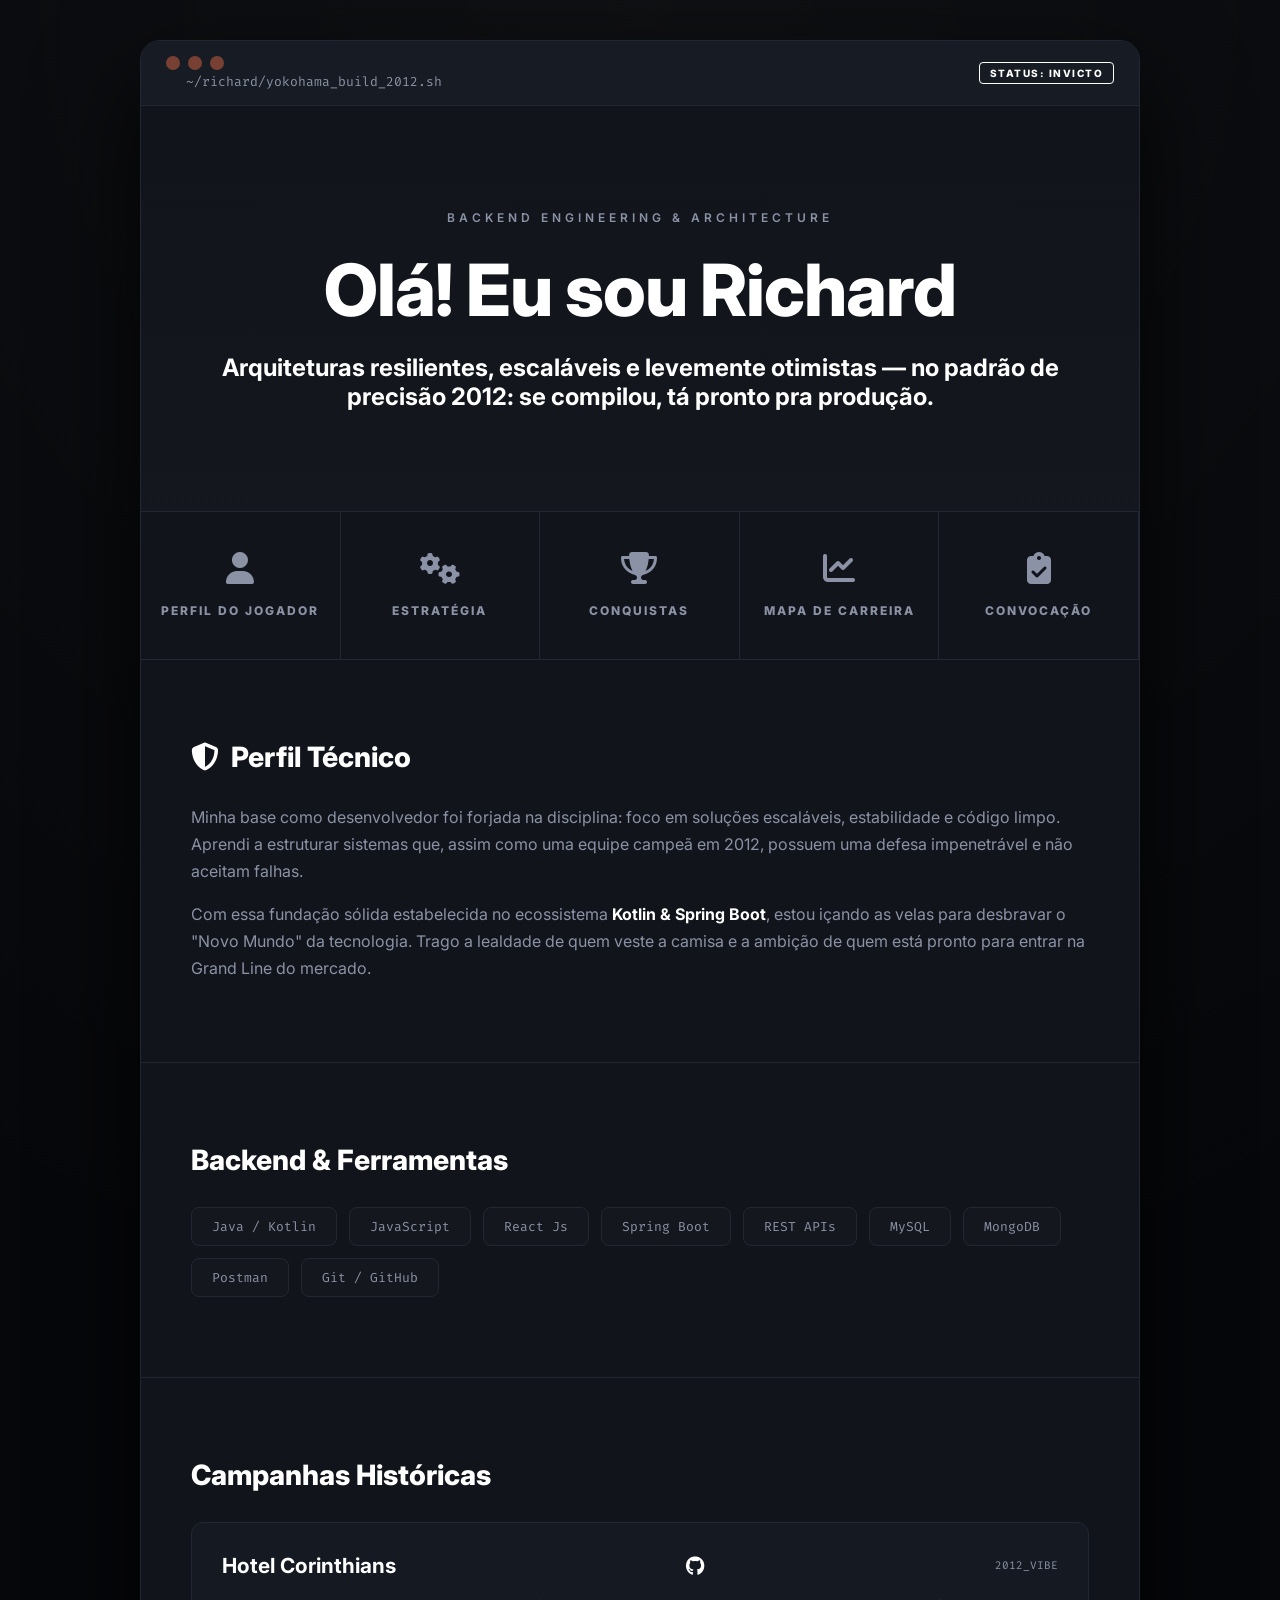
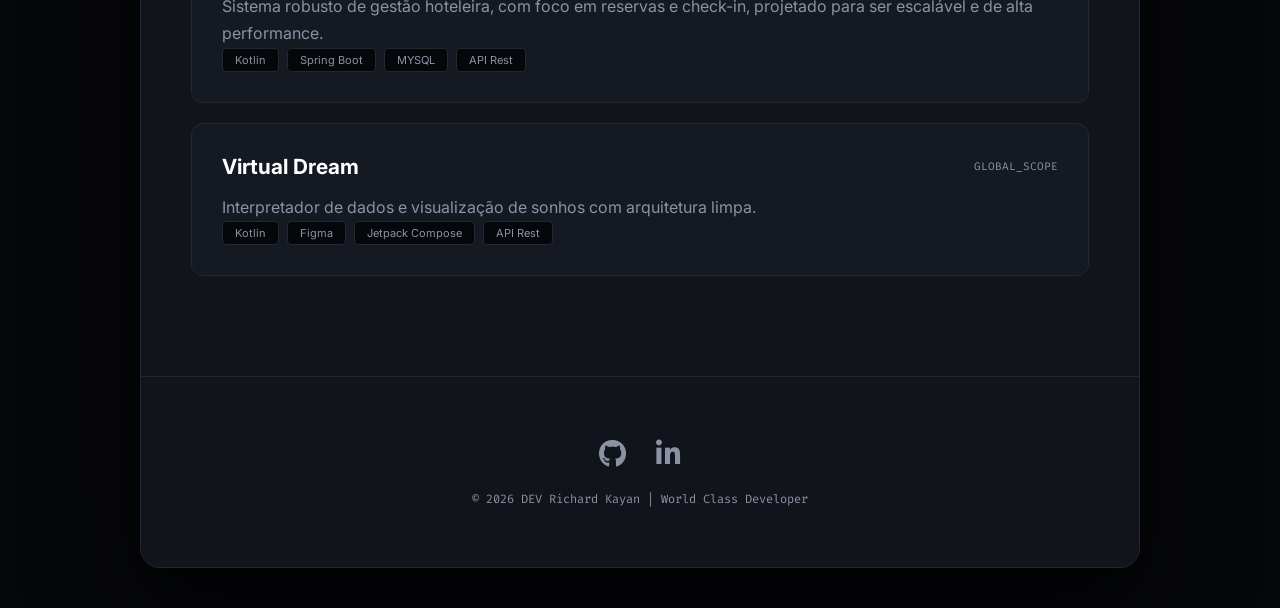
<file: Index.html>
<!DOCTYPE html>
<html lang="pt-BR">
<head>
  <meta charset="UTF-8" />
  <meta name="viewport" content="width=device-width, initial-scale=1.0"/>
  <title>Richard Kayan | Invicto.dev</title>
  <link rel="stylesheet" href="IMG/badge.png" />
  <link rel="stylesheet" href="https://cdnjs.cloudflare.com/ajax/libs/font-awesome/6.5.2/css/all.min.css" />
  <link rel="stylesheet" href="style.css" />
</head>
<body>

  <main class="container">
    <section class="window">
      
      <div class="top-bar">
        <div class="left">
          <div class="controls">
            <span class="dot close"></span>
            <span class="dot minimize"></span>
            <span class="dot expand"></span>
          </div>
          <span class="file-path">~/richard/yokohama_build_2012.sh</span>
        </div>
        <div class="status-badge">STATUS: INVICTO</div>
      </div>

      <section class="hero">
        <small>Backend Engineering & Architecture</small>
        <h1>Olá! Eu sou <span>Richard</span></h1>
        <h2>Arquiteturas resilientes, escaláveis e levemente otimistas — no padrão de precisão 2012: se compilou, tá pronto pra produção.</h2>
      </section>

      <nav class="menu">
        <a href="perfil.html" class="menu-card" target="_blank">
          <i class="fa-solid fa-user"></i>
          <span>Perfil do Jogador</span>
        </a>
        <a href="#skills" class="menu-card">
          <i class="fa-solid fa-gears"></i>
          <span>Estratégia</span>
        </a>
        <a href="#projects" class="menu-card">
          <i class="fa-solid fa-trophy"></i>
          <span>Conquistas</span>
        </a>
        <a href="MapaDeCarreira.html" class="menu-card" target="_blank">
          <i class="fa-solid fa-chart-line"></i>
          <span>Mapa De Carreira</span>
        </a>
        <a href="https://www.linkedin.com/in/richard-kayan" class="menu-card" target="_blank">
          <i class="fa-solid fa-clipboard-check"></i>
          <span>Convocação</span>
        </a>
      </nav>

      <section id="about" class="content-section">
        <h3><i class="fa-solid fa-shield-halved"></i> Perfil Técnico</h3>
        <p>
          Minha base como desenvolvedor foi forjada na disciplina: foco em soluções escaláveis, 
          estabilidade e código limpo. Aprendi a estruturar sistemas que, assim como uma 
          equipe campeã em 2012, possuem uma defesa impenetrável e não aceitam falhas. 
        </p>
        <p style="margin-top: 15px;">
          Com essa fundação sólida estabelecida no ecossistema <strong>Kotlin & Spring Boot</strong>, 
          estou içando as velas para desbravar o "Novo Mundo" da tecnologia. Trago a lealdade 
          de quem veste a camisa e a ambição de quem está pronto para entrar na Grand Line do mercado.
        </p>
      </section>


      <section id="skills" class="content-section">
        <h3>Backend & Ferramentas</h3>
        <div class="skills-grid">
          <div class="skill">Java / Kotlin</div>
          <div class="skill">JavaScript</div>
          <div class="skill">React Js</div>
          <div class="skill">Spring Boot</div>
          <div class="skill">REST APIs</div>
          <div class="skill">MySQL</div>
          <div class="skill">MongoDB</div>
          <div class="skill">Postman</div>
          <div class="skill">Git / GitHub</div>

        </div>
      </section>

      <section id="projects" class="content-section">
        <h3>Campanhas Históricas</h3>
        
        <div class="project-card">
          <div class="project-header">
            <h4>Hotel Corinthians</h4>
            <a href="https://github.com/Kayansouza/Hotel_Corinthians" target="_blank" rel="noopener noreferrer" style="color: #ffffff;">
              <i class="fa-brands fa-github"></i>
            </a>
            <span class="year">2012_VIBE</span>
          </div>
          <p>Sistema robusto de gestão hoteleira, com foco em reservas e check-in, projetado para ser escalável e de alta performance.</p>
          <div class="project-tech">
            <span>Kotlin</span><span>Spring Boot</span><span>MYSQL</span><span>API Rest</span>
          </div>
        </div>

        <div class="project-card">
          <div class="project-header">
            <h4>Virtual Dream</h4>
            <span class="year">GLOBAL_SCOPE</span>
          </div>
          <p>Interpretador de dados e visualização de sonhos com arquitetura limpa.</p>
          <div class="project-tech">
            <span>Kotlin</span><span>Figma</span><span>Jetpack Compose</span><span>API Rest</span>
          </div>
        </div>
      </section>

      <footer>
        <div class="social-icons">
          <a href="https://github.com/Kayansouza" target="_blank" rel="noopener noreferrer">
            <i class="fa-brands fa-github"></i>
          </a>
          <a href="https://www.linkedin.com/in/richard-kayan" target="_blank" rel="noopener noreferrer">
            <i class="fa-brands fa-linkedin-in"></i>
          </a>
        </div>
        <p>© 2026 DEV Richard Kayan | World Class Developer</p>
      </footer>
    </section>
  </main>

</body>
</html>
</file>
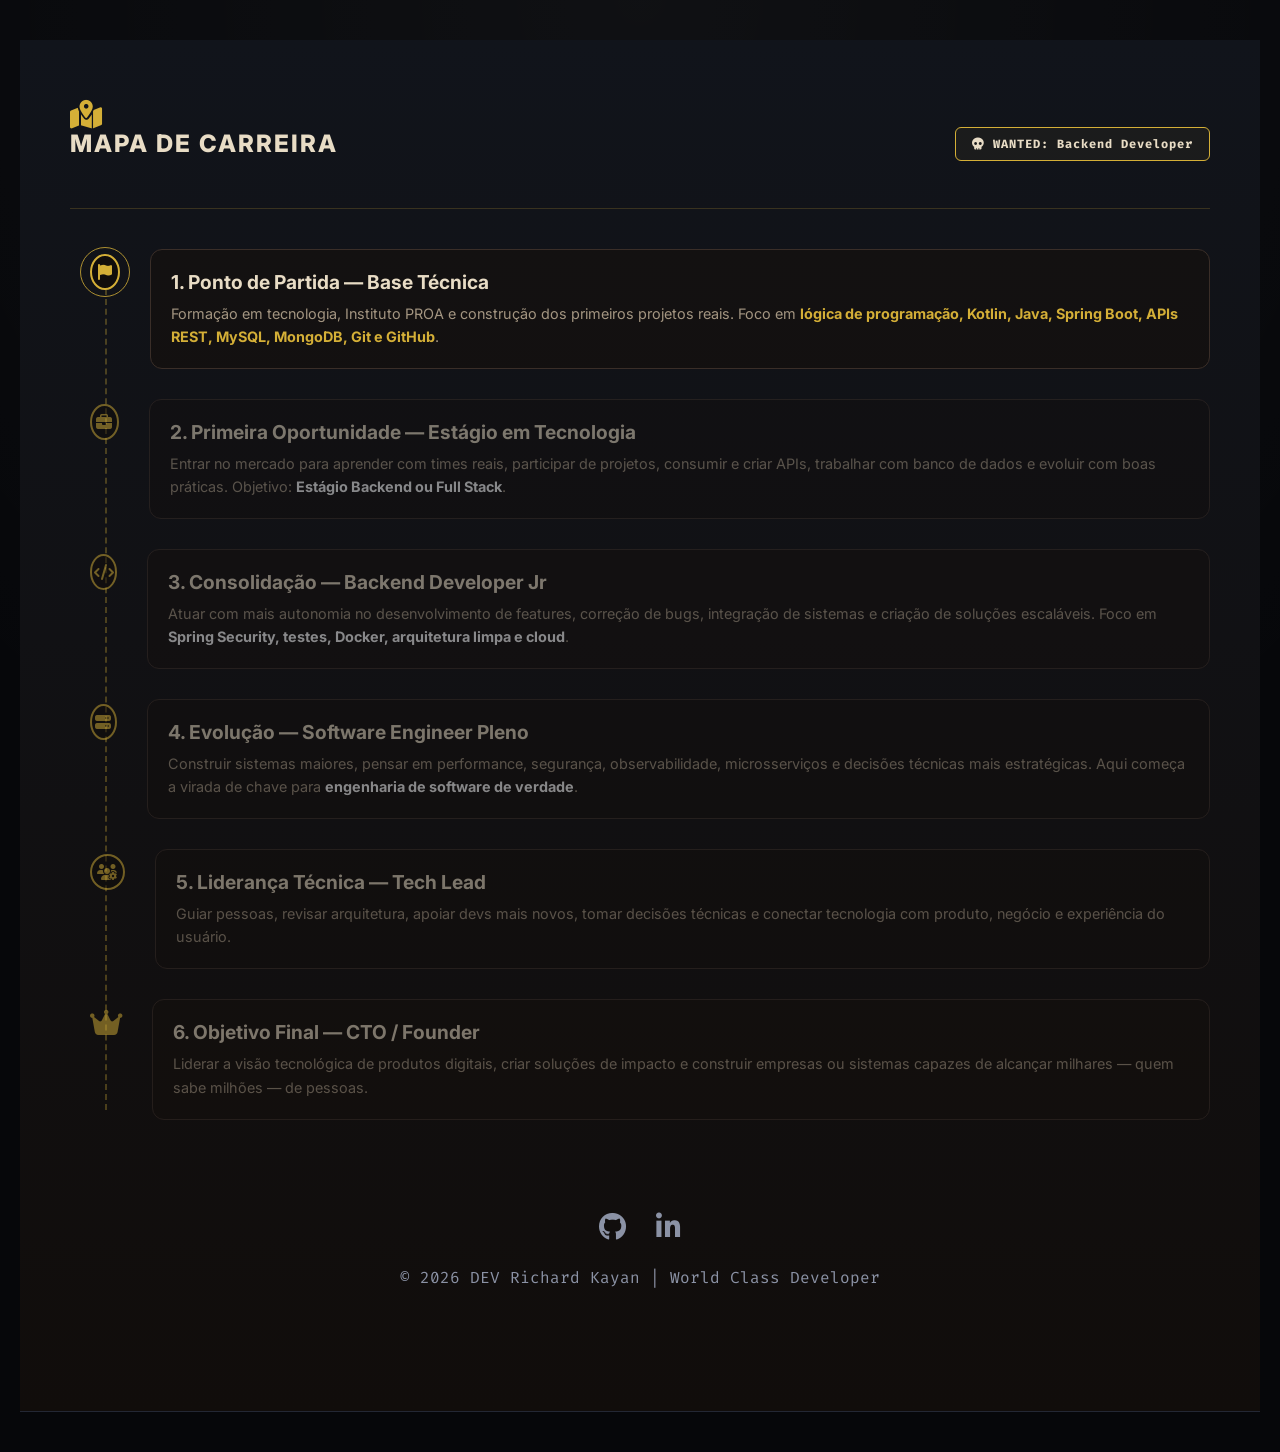
<file: MapaDeCarreira.html>
<!DOCTYPE html>
<html lang="pt-BR">
<head>
  <meta charset="UTF-8" />
  <meta name="viewport" content="width=device-width, initial-scale=1.0"/>
  <title>Perfil do Jogador | Richard Kayan</title>
  <link rel="stylesheet" href="https://cdnjs.cloudflare.com/ajax/libs/font-awesome/6.5.2/css/all.min.css" />
  <link rel="stylesheet" href="style.css" />
  <style>
    /* Estilos Específicos para o Bento Grid do Perfil */
    .profile-bento {
      display: grid;
      grid-template-columns: repeat(3, 1fr);
      gap: 20px;
      padding: 40px 50px;
    }

    .bento-card {
      background: #151922;
      border: 1px solid var(--border);
      border-radius: 16px;
      padding: 30px;
      position: relative;
      overflow: hidden;
      transition: var(--transition-smooth);
    }

    .bento-card:hover {
      border-color: var(--accent-white);
      transform: translateY(-5px);
      box-shadow: 0 20px 40px rgba(0,0,0,0.5);
      background: #1a1e29;
    }

    /* Brilho interno no hover */
    .bento-card::before {
      content: ''; position: absolute; top: -50%; left: -50%;
      width: 200%; height: 200%;
      background: radial-gradient(circle, rgba(255,255,255,0.03) 10%, transparent 40%);
      opacity: 0; transition: opacity 0.4s; pointer-events: none;
    }
    .bento-card:hover::before { opacity: 1; }

    .span-2-col { grid-column: span 2; }
    .span-3-col { grid-column: span 3; }
    .span-2-row { grid-row: span 2; }

    .card-icon {
      font-size: 2rem;
      color: var(--accent-white);
      margin-bottom: 20px;
      transition: var(--transition-fast);
    }
    .bento-card:hover .card-icon {
      transform: scale(1.1);
      text-shadow: var(--glow-white);
    }

    .bento-card h3 {
      font-size: 1.2rem;
      font-weight: 800;
      margin-bottom: 15px;
      color: var(--accent-white);
    }

    .bento-card p {
      color: var(--gray-text);
      font-size: 0.95rem;
      line-height: 1.6;
    }

    .bento-card strong { color: var(--accent-white); }

    /* Botão de Voltar */
    .back-btn {
      display: inline-flex;
      align-items: center;
      gap: 10px;
      color: var(--gray-text);
      text-decoration: none;
      font-family: 'Fira Code', monospace;
      font-size: 0.85rem;
      margin: 30px 0 0 50px;
      transition: var(--transition-fast);
      border: 1px solid var(--border);
      padding: 8px 16px;
      border-radius: 8px;
    }
    .back-btn:hover {
      color: var(--bg-main);
      background: var(--accent-white);
      box-shadow: var(--glow-white);
    }

    /* Tags de Competência */
    .comp-tags { display: flex; flex-wrap: wrap; gap: 8px; margin-top: 15px; }
    .comp-tags span {
      background: rgba(255,255,255,0.05);
      border: 1px solid var(--border);
      padding: 4px 12px;
      border-radius: 4px;
      font-size: 0.8rem;
      color: var(--gray-text);
    }

    @media (max-width: 900px) {
      .profile-bento { grid-template-columns: 1fr; padding: 20px; }
      .span-2-col, .span-3-col { grid-column: span 1; }
      .span-2-row { grid-row: auto; }
      .back-btn { margin: 20px 0 0 20px; }
    }
  </style>
</head>
<body>

  <section class="grid-item card-op-roadmap content-section" style="border-bottom: 1px solid #232734;">
  <div class="op-header">
    <div class="op-title">
      <i class="fa-solid fa-map-location-dot"></i>
      <h3>Mapa de Carreira</h3>
    </div>

    <div class="op-bounty-badge">
      <i class="fa-solid fa-skull"></i>
      WANTED: Backend Developer
    </div>
  </div>

  <div class="op-map-area">
    <div class="op-dashed-path"></div>

    <div class="op-island active">
      <div class="island-marker">
        <div class="pulse-gold"></div>
        <i class="fa-solid fa-flag"></i>
      </div>

      <div class="island-info">
        <h4>1. Ponto de Partida — Base Técnica</h4>
        <p>
          Formação em tecnologia, Instituto PROA e construção dos primeiros projetos reais.
          Foco em <strong>lógica de programação, Kotlin, Java, Spring Boot, APIs REST,
          MySQL, MongoDB, Git e GitHub</strong>.
        </p>
      </div>
    </div>

    <div class="op-island">
      <div class="island-marker empty">
        <i class="fa-solid fa-briefcase"></i>
      </div>

      <div class="island-info">
        <h4>2. Primeira Oportunidade — Estágio em Tecnologia</h4>
        <p>
          Entrar no mercado para aprender com times reais, participar de projetos,
          consumir e criar APIs, trabalhar com banco de dados e evoluir com boas práticas.
          Objetivo: <strong>Estágio Backend ou Full Stack</strong>.
        </p>
      </div>
    </div>

    <div class="op-island">
      <div class="island-marker empty">
        <i class="fa-solid fa-code"></i>
      </div>

      <div class="island-info">
        <h4>3. Consolidação — Backend Developer Jr</h4>
        <p>
          Atuar com mais autonomia no desenvolvimento de features, correção de bugs,
          integração de sistemas e criação de soluções escaláveis.
          Foco em <strong>Spring Security, testes, Docker, arquitetura limpa e cloud</strong>.
        </p>
      </div>
    </div>

    <div class="op-island">
      <div class="island-marker empty">
        <i class="fa-solid fa-server"></i>
      </div>

      <div class="island-info">
        <h4>4. Evolução — Software Engineer Pleno</h4>
        <p>
          Construir sistemas maiores, pensar em performance, segurança, observabilidade,
          microsserviços e decisões técnicas mais estratégicas.
          Aqui começa a virada de chave para <strong>engenharia de software de verdade</strong>.
        </p>
      </div>
    </div>

    <div class="op-island">
      <div class="island-marker empty">
        <i class="fa-solid fa-users-gear"></i>
      </div>

      <div class="island-info">
        <h4>5. Liderança Técnica — Tech Lead</h4>
        <p>
          Guiar pessoas, revisar arquitetura, apoiar devs mais novos, tomar decisões técnicas
          e conectar tecnologia com produto, negócio e experiência do usuário.
        </p>
      </div>
    </div>

    <div class="op-island final">
      <div class="island-marker treasure">
        <i class="fa-solid fa-crown"></i>
      </div>

      <div class="island-info">
        <h4>6. Objetivo Final — CTO / Founder</h4>
        <p>
          Liderar a visão tecnológica de produtos digitais, criar soluções de impacto
          e construir empresas ou sistemas capazes de alcançar milhares — quem sabe milhões —
          de pessoas.
        </p>
      </div>
    </div>
  </div>

  <footer>
        <div class="social-icons">
          <a href="https://github.com/Kayansouza" target="_blank" rel="noopener noreferrer">
            <i class="fa-brands fa-github"></i>
          </a>
          <a href="https://www.linkedin.com/in/richard-kayan" target="_blank" rel="noopener noreferrer">
            <i class="fa-brands fa-linkedin-in"></i>
          </a>
        </div>
        <p>© 2026 DEV Richard Kayan | World Class Developer</p>
      </footer>
</section>


</body>
</html>
</file>
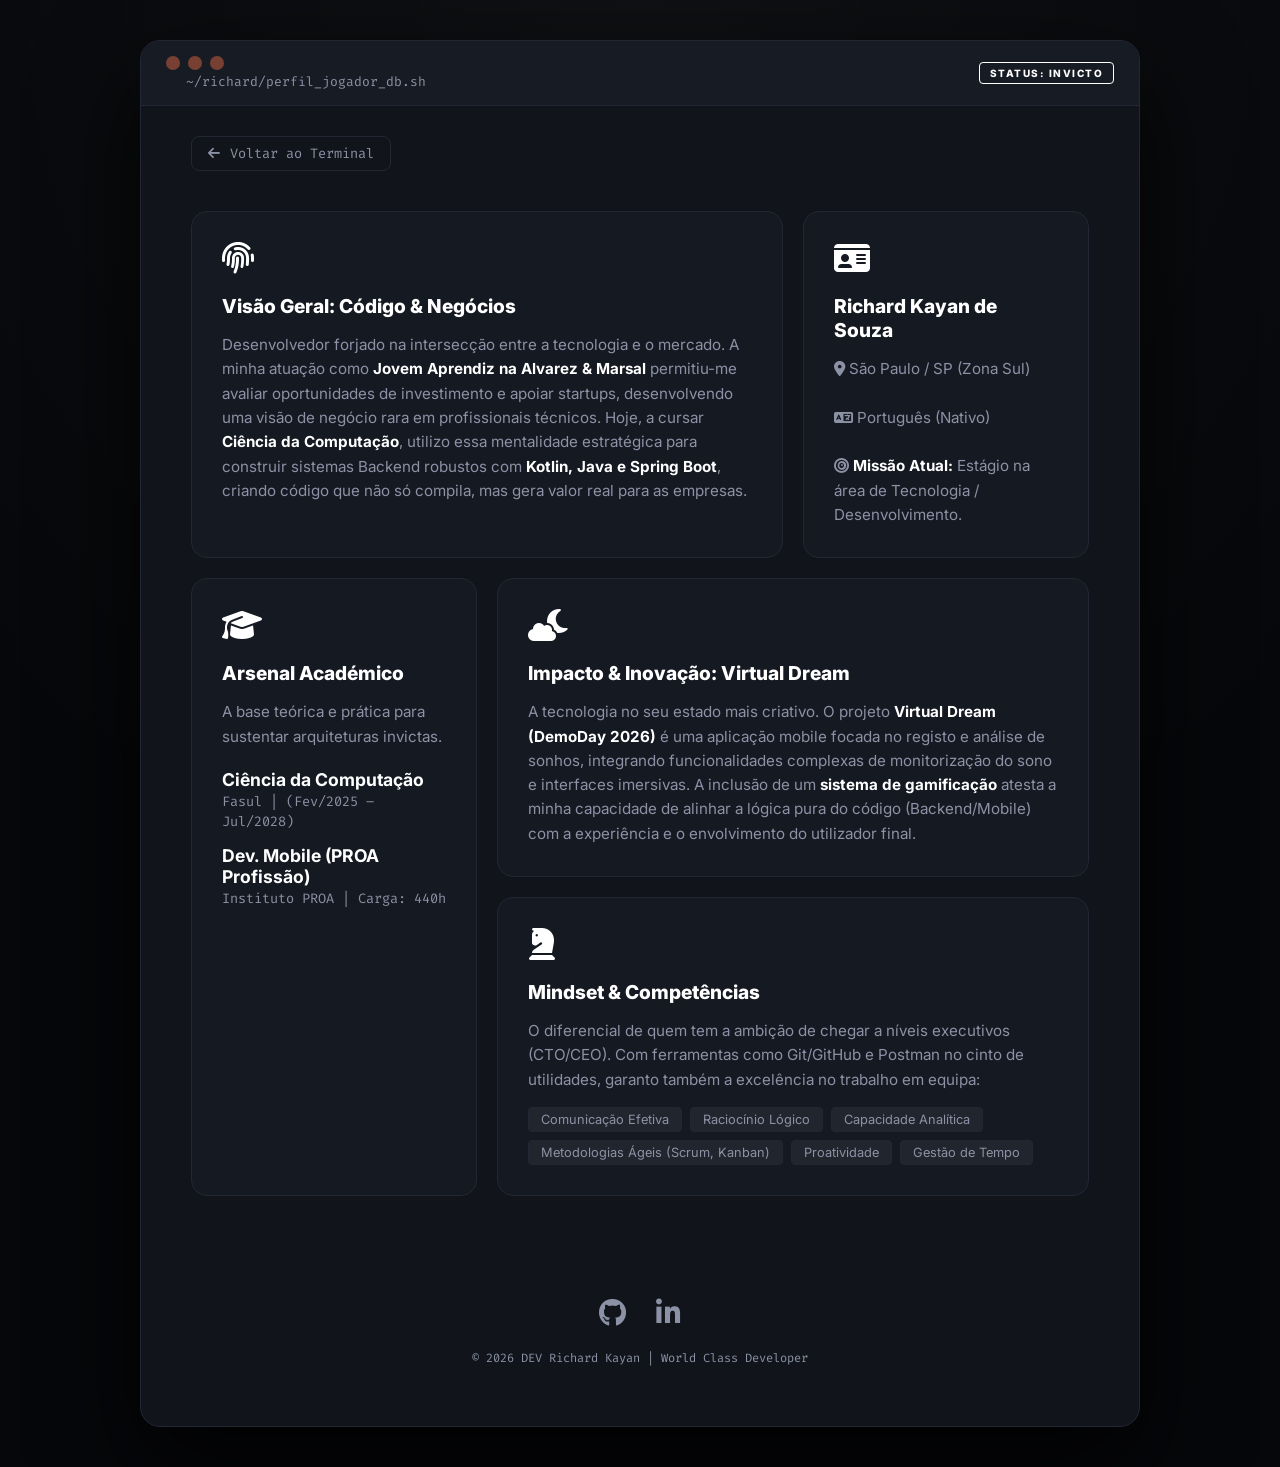
<file: perfil.html>
<!DOCTYPE html>
<html lang="pt-BR">
<head>
  <meta charset="UTF-8" />
  <meta name="viewport" content="width=device-width, initial-scale=1.0"/>
  <title>Perfil do Jogador | Richard Kayan</title>
  <link rel="stylesheet" href="https://cdnjs.cloudflare.com/ajax/libs/font-awesome/6.5.2/css/all.min.css" />
  <link rel="stylesheet" href="style.css" />
  <style>
    /* Estilos Específicos para o Bento Grid do Perfil */
    .profile-bento {
      display: grid;
      grid-template-columns: repeat(3, 1fr);
      gap: 20px;
      padding: 40px 50px;
    }

    .bento-card {
      background: #151922;
      border: 1px solid var(--border);
      border-radius: 16px;
      padding: 30px;
      position: relative;
      overflow: hidden;
      transition: var(--transition-smooth);
    }

    .bento-card:hover {
      border-color: var(--accent-white);
      transform: translateY(-5px);
      box-shadow: 0 20px 40px rgba(0,0,0,0.5);
      background: #1a1e29;
    }

    /* Brilho interno no hover */
    .bento-card::before {
      content: ''; position: absolute; top: -50%; left: -50%;
      width: 200%; height: 200%;
      background: radial-gradient(circle, rgba(255,255,255,0.03) 10%, transparent 40%);
      opacity: 0; transition: opacity 0.4s; pointer-events: none;
    }
    .bento-card:hover::before { opacity: 1; }

    .span-2-col { grid-column: span 2; }
    .span-3-col { grid-column: span 3; }
    .span-2-row { grid-row: span 2; }

    .card-icon {
      font-size: 2rem;
      color: var(--accent-white);
      margin-bottom: 20px;
      transition: var(--transition-fast);
    }
    .bento-card:hover .card-icon {
      transform: scale(1.1);
      text-shadow: var(--glow-white);
    }

    .bento-card h3 {
      font-size: 1.2rem;
      font-weight: 800;
      margin-bottom: 15px;
      color: var(--accent-white);
    }

    .bento-card p {
      color: var(--gray-text);
      font-size: 0.95rem;
      line-height: 1.6;
    }

    .bento-card strong { color: var(--accent-white); }

    /* Botão de Voltar */
    .back-btn {
      display: inline-flex;
      align-items: center;
      gap: 10px;
      color: var(--gray-text);
      text-decoration: none;
      font-family: 'Fira Code', monospace;
      font-size: 0.85rem;
      margin: 30px 0 0 50px;
      transition: var(--transition-fast);
      border: 1px solid var(--border);
      padding: 8px 16px;
      border-radius: 8px;
    }
    .back-btn:hover {
      color: var(--bg-main);
      background: var(--accent-white);
      box-shadow: var(--glow-white);
    }

    /* Tags de Competência */
    .comp-tags { display: flex; flex-wrap: wrap; gap: 8px; margin-top: 15px; }
    .comp-tags span {
      background: rgba(255,255,255,0.05);
      border: 1px solid var(--border);
      padding: 4px 12px;
      border-radius: 4px;
      font-size: 0.8rem;
      color: var(--gray-text);
    }

    @media (max-width: 900px) {
      .profile-bento { grid-template-columns: 1fr; padding: 20px; }
      .span-2-col, .span-3-col { grid-column: span 1; }
      .span-2-row { grid-row: auto; }
      .back-btn { margin: 20px 0 0 20px; }
    }
  </style>
</head>
<body>

  <main class="container">
    <section class="window">
      
      <div class="top-bar">
        <div class="left">
          <div class="controls">
            <span class="dot close"></span>
            <span class="dot minimize"></span>
            <span class="dot expand"></span>
          </div>
          <span class="file-path">~/richard/perfil_jogador_db.sh</span>
        </div>
        <div class="status-badge">STATUS: INVICTO</div>
      </div>

      <a href="index.html" class="back-btn"><i class="fa-solid fa-arrow-left"></i> Voltar ao Terminal</a>

      <div class="profile-bento">
        
        <div class="bento-card span-2-col">
          <i class="fa-solid fa-fingerprint card-icon"></i>
          <h3>Visão Geral: Código & Negócios</h3>
          <p>
            Desenvolvedor forjado na intersecção entre a tecnologia e o mercado. A minha atuação como <strong>Jovem Aprendiz na Alvarez & Marsal</strong> permitiu-me avaliar oportunidades de investimento e apoiar startups, desenvolvendo uma visão de negócio rara em profissionais técnicos. Hoje, a cursar <strong>Ciência da Computação</strong>, utilizo essa mentalidade estratégica para construir sistemas Backend robustos com <strong>Kotlin, Java e Spring Boot</strong>, criando código que não só compila, mas gera valor real para as empresas.
          </p>
        </div>

        <div class="bento-card">
          <i class="fa-solid fa-id-card card-icon"></i>
          <h3>Richard Kayan de Souza</h3>
          <p>
            <i class="fa-solid fa-location-dot"></i> São Paulo / SP (Zona Sul)<br><br>
            <i class="fa-solid fa-language"></i> Português (Nativo)<br><br>
            <i class="fa-solid fa-bullseye"></i> <strong>Missão Atual:</strong> Estágio na área de Tecnologia / Desenvolvimento.
          </p>
        </div>

        <div class="bento-card span-2-row">
          <i class="fa-solid fa-graduation-cap card-icon"></i>
          <h3>Arsenal Académico</h3>
          <p style="margin-bottom: 20px;">
            A base teórica e prática para sustentar arquiteturas invictas.
          </p>
          <ul style="list-style: none; display: flex; flex-direction: column; gap: 15px; padding: 0;">
            <li>
              <strong style="font-size: 1.1rem;">Ciência da Computação</strong><br>
              <span style="font-size: 0.85rem; color: var(--gray-text); font-family: 'Fira Code', monospace;">Fasul | (Fev/2025 – Jul/2028)</span>
            </li>
            <li>
              <strong style="font-size: 1.1rem;">Dev. Mobile (PROA Profissão)</strong><br>
              <span style="font-size: 0.85rem; color: var(--gray-text); font-family: 'Fira Code', monospace;">Instituto PROA | Carga: 440h</span>
            </li>
          </ul>
        </div>

        <div class="bento-card span-2-col">
          <i class="fa-solid fa-cloud-moon card-icon"></i>
          <h3>Impacto & Inovação: Virtual Dream</h3>
          <p>
            A tecnologia no seu estado mais criativo. O projeto <strong>Virtual Dream (DemoDay 2026)</strong> é uma aplicação mobile focada no registo e análise de sonhos, integrando funcionalidades complexas de monitorização do sono e interfaces imersivas. A inclusão de um <strong>sistema de gamificação</strong> atesta a minha capacidade de alinhar a lógica pura do código (Backend/Mobile) com a experiência e o envolvimento do utilizador final.
          </p>
        </div>

        <div class="bento-card span-2-col">
          <i class="fa-solid fa-chess-knight card-icon"></i>
          <h3>Mindset & Competências</h3>
          <p>
            O diferencial de quem tem a ambição de chegar a níveis executivos (CTO/CEO). Com ferramentas como Git/GitHub e Postman no cinto de utilidades, garanto também a excelência no trabalho em equipa:
          </p>
          <div class="comp-tags">
            <span>Comunicação Efetiva</span>
            <span>Raciocínio Lógico</span>
            <span>Capacidade Analítica</span>
            <span>Metodologias Ágeis (Scrum, Kanban)</span>
            <span>Proatividade</span>
            <span>Gestão de Tempo</span>
          </div>
        </div>

      </div>
      <footer>
        <div class="social-icons">
          <a href="https://github.com/Kayansouza" target="_blank" rel="noopener noreferrer">
            <i class="fa-brands fa-github"></i>
          </a>
          <a href="https://www.linkedin.com/in/richard-kayan" target="_blank" rel="noopener noreferrer">
            <i class="fa-brands fa-linkedin-in"></i>
          </a>
        </div>
        <p>© 2026 DEV Richard Kayan | World Class Developer</p>
      </footer>
      
    </section>
  </main>

</body>
</html>
</file>
<file: style.css>
/* ========================================= */
/* FONTES E VARIÁVEIS GLOBAIS                */
/* ========================================= */
@import url('https://fonts.googleapis.com/css2?family=Inter:wght@300;400;600;800&family=Fira+Code:wght@400;600&display=swap');

:root {
  /* Identidade 2012 (Alvinegro Técnico) */
  --bg-main: #06070a;
  --window-bg: #11141b;
  --top-bar: #171b24;
  --border: #232734;
  --accent-white: #ffffff;
  --gray-text: #8b92a5;
  
  /* Identidade One Piece (O Ápice) */
  --op-gold: #d4af37;
  --op-dark: #110d0b;
  --op-blood: #8b0000;
  
  /* Animações Premium */
  --transition-fast: all 0.2s ease;
  --transition-smooth: all 0.4s cubic-bezier(0.23, 1, 0.32, 1);
  --glow-white: 0 0 20px rgba(255, 255, 255, 0.15);
  --glow-gold: 0 0 25px rgba(212, 175, 55, 0.4);
}

/* ========================================= */
/* RESET E SCROLL                            */
/* ========================================= */
* { margin: 0; padding: 0; box-sizing: border-box; }
html { scroll-behavior: smooth; }

/* Seleção de texto personalizada */
::selection { background: var(--accent-white); color: var(--bg-main); }

/* BODY COM FUNDO INTERATIVO */
body {
  background: var(--bg-main);
  color: var(--accent-white);
  font-family: 'Inter', sans-serif;
  display: flex;
  justify-content: center;
  padding: 40px 20px;
  background-image: radial-gradient(circle at 50% 0%, rgba(255,255,255,0.04) 0%, transparent 60%);
}

.container { width: 100%; max-width: 1000px; perspective: 1000px; }

/* ========================================= */
/* JANELA PRINCIPAL (EFEITO 3D SUTIL)        */
/* ========================================= */
.window {
  background: var(--window-bg);
  border: 1px solid var(--border);
  border-radius: 20px;
  overflow: hidden;
  box-shadow: 0 40px 100px rgba(0,0,0,0.8);
  transition: var(--transition-smooth);
}
.window:hover {
  box-shadow: 0 50px 120px rgba(0,0,0,0.9), 0 0 30px rgba(255,255,255,0.02);
}

/* ========================================= */
/* TOP BAR E CONTROLES (ESTILO TERMINAL)     */
/* ========================================= */
.top-bar {
  background: var(--top-bar);
  padding: 15px 25px;
  display: flex;
  justify-content: space-between;
  align-items: center;
  border-bottom: 1px solid var(--border);
}

.controls { display: flex; gap: 8px; cursor: pointer; }
.dot { 
  width: 14px; height: 14px; border-radius: 50%; 
  border: 1px solid transparent; 
  background: #774032;
  transition: var(--transition-fast); 
}
.controls:hover .close { background: #ff5f56; box-shadow: 0 0 10px #ff5f56; }
.controls:hover .minimize { background: #ffbd2e; box-shadow: 0 0 10px #ffbd2e; }
.controls:hover .expand { background: #27c93f; box-shadow: 0 0 10px #27c93f; }

.file-path {
  font-family: 'Fira Code', monospace;
  font-size: 13px;
  color: var(--gray-text);
  margin-left: 20px;
  transition: var(--transition-fast);
}
.file-path:hover { color: var(--accent-white); text-shadow: var(--glow-white); }

.status-badge {
  font-size: 10px;
  font-weight: 800;
  border: 1px solid var(--accent-white);
  padding: 4px 10px;
  letter-spacing: 1.5px;
  border-radius: 4px;
  background: transparent;
  color: var(--accent-white);
  transition: var(--transition-smooth);
  cursor: default;
}
.status-badge:hover {
  background: var(--accent-white);
  color: var(--bg-main);
  box-shadow: var(--glow-white);
  transform: scale(1.05);
}

/* ========================================= */
/* HERO (ANIMAÇÕES DE TEXTO)                 */
/* ========================================= */
.hero {
  padding: 100px 40px;
  text-align: center;
  border-bottom: 1px solid var(--border);
  background: linear-gradient(to bottom, transparent, rgba(255,255,255,0.01));
  position: relative;
}

.hero small {
  color: var(--gray-text);
  text-transform: uppercase;
  letter-spacing: 4px;
  font-size: 12px;
  font-weight: 600;
  display: inline-block;
  transition: var(--transition-fast);
}
.hero small:hover { color: var(--accent-white); letter-spacing: 6px; }

.hero h1 {
  font-size: clamp(40px, 8vw, 72px);
  font-weight: 800;
  margin: 20px 0;
  letter-spacing: -1px;
  transition: var(--transition-smooth);
}
.hero h1:hover { text-shadow: 0 0 40px rgba(255,255,255,0.2); }

.hero h1 span { position: relative; display: inline-block; cursor: crosshair; }
.hero h1 span::after {
  content: ''; position: absolute; bottom: 8px; left: 0;
  width: 0%; height: 6px; background: var(--accent-white);
  z-index: -1; transition: width 0.6s cubic-bezier(0.25, 1, 0.5, 1);
}
.hero h1 span:hover::after { width: 100%; box-shadow: var(--glow-white); }

/* ========================================= */
/* MENU (INTERATIVIDADE MÁXIMA)              */
/* ========================================= */
.menu {
  display: grid;
  grid-template-columns: repeat(auto-fit, minmax(150px, 1fr));
  border-bottom: 1px solid var(--border);
}

.menu-card {
  padding: 40px 20px;
  text-align: center;
  text-decoration: none;
  color: var(--gray-text);
  border-right: 1px solid var(--border);
  transition: var(--transition-smooth);
  position: relative;
  overflow: hidden;
  z-index: 1;
}

/* Fundo preenchendo ao passar o mouse */
.menu-card::before {
  content: ''; position: absolute; top: 100%; left: 0; width: 100%; height: 100%;
  background: var(--accent-white);
  transition: var(--transition-smooth);
  z-index: -1;
}
.menu-card:hover::before { top: 0; }

.menu-card:hover { color: var(--bg-main); transform: translateY(-3px); }

.menu-card i {
  font-size: 32px;
  margin-bottom: 15px;
  display: block;
  transition: var(--transition-smooth);
}
.menu-card:hover i { transform: scale(1.2) translateY(-5px); color: var(--bg-main); }

.menu-card span {
  text-transform: uppercase; font-size: 12px; font-weight: 800; letter-spacing: 2px;
}

/* ========================================= */
/* SKILLS (TAGS MAGNÉTICAS)                  */
/* ========================================= */
.content-section { padding: 80px 50px; border-bottom: 1px solid var(--border); }
.content-section h3 { font-size: 28px; margin-bottom: 30px; font-weight: 800; display: flex; align-items: center; gap: 12px; }
.content-section p { color: var(--gray-text); line-height: 1.7; font-size: 1rem; }
.content-section p strong { color: var(--accent-white); transition: var(--transition-fast); }
.content-section p strong:hover { text-shadow: var(--glow-white); }

.skills-grid { display: flex; flex-wrap: wrap; gap: 12px; }

.skill {
  padding: 10px 20px;
  border: 1px solid var(--border);
  font-family: 'Fira Code', monospace;
  font-size: 13px;
  color: var(--gray-text);
  border-radius: 8px;
  transition: var(--transition-smooth);
  cursor: crosshair;
  background: rgba(255,255,255,0.01);
}
.skill:hover {
  background: var(--accent-white);
  color: var(--bg-main);
  border-color: var(--accent-white);
  transform: translateY(-5px) scale(1.05);
  box-shadow: 0 10px 20px rgba(255,255,255,0.1);
  font-weight: 800;
}

/* ========================================= */
/* PROJETOS (EFEITO GLASS/NEON)              */
/* ========================================= */
.project-card {
  background: #151922; padding: 30px;
  border: 1px solid var(--border); border-radius: 12px;
  margin-bottom: 20px; transition: var(--transition-smooth);
  position: relative; overflow: hidden;
}

/* Brilho interno passando no card */
.project-card::before {
  content: ''; position: absolute; top: -50%; left: -50%;
  width: 200%; height: 200%;
  background: radial-gradient(circle, rgba(255,255,255,0.03) 10%, transparent 40%);
  opacity: 0; transition: opacity 0.4s;
  pointer-events: none;
}
.project-card:hover::before { opacity: 1; }

.project-card:hover {
  border-color: var(--accent-white);
  transform: translateY(-5px);
  background: #1a1e29;
  box-shadow: 0 20px 40px rgba(0,0,0,0.5);
}

.project-header { display: flex; justify-content: space-between; align-items: center; margin-bottom: 15px; }
.project-header h4 { font-size: 1.3rem; font-weight: 700; transition: var(--transition-fast); }
.project-card:hover h4 { color: #fff; transform: translateX(5px); }

.project-header a { font-size: 1.2rem; color: var(--accent-white); transition: var(--transition-fast); }
.project-header a:hover { color: var(--gray-text); transform: scale(1.2) rotate(10deg); }

.year { font-family: 'Fira Code', monospace; font-size: 11px; color: var(--gray-text); }
.project-tech { display: flex; flex-wrap: wrap; gap: 8px; }
.project-tech span {
  font-size: 11px; background: var(--bg-main); padding: 4px 12px; border-radius: 4px;
  color: var(--gray-text); border: 1px solid var(--border); transition: var(--transition-fast);
}
.project-card:hover .project-tech span { border-color: rgba(255,255,255,0.2); color: #fff; }

/* ========================================= */
/* MAPA DA GRAND LINE (ÉPICO E INTERATIVO)   */
/* ========================================= */
.card-op-roadmap {
  grid-column: span 2; grid-row: span 2; display: flex; flex-direction: column;
  background: linear-gradient(180deg, var(--window-bg) 0%, var(--op-dark) 100%);
  border-bottom: 1px solid #3a2e28; padding: 60px 50px; position: relative;
}

.op-header {
  display: flex; justify-content: space-between; align-items: center;
  border-bottom: 1px solid rgba(212, 175, 55, 0.2); padding-bottom: 20px; margin-bottom: 40px;
}

.op-title i { color: var(--op-gold); font-size: 1.8rem; animation: pulse-icon 2s infinite alternate; }
@keyframes pulse-icon { 0% { transform: scale(1); } 100% { transform: scale(1.1); text-shadow: var(--glow-gold); } }

.op-title h3 { color: #e8dcc5; font-size: 1.5rem; font-weight: 800; text-transform: uppercase; letter-spacing: 2px; }

/* Wanted Badge treme ao hover */
.op-bounty-badge {
  display: flex; align-items: center; gap: 8px;
  background: rgba(212, 175, 55, 0.05); border: 1px solid var(--op-gold); color: #e8dcc5;
  font-family: 'Fira Code', monospace; font-size: 0.75rem; font-weight: 800;
  padding: 8px 16px; border-radius: 6px; letter-spacing: 1px;
  animation: wanted-pulse 2s infinite; cursor: crosshair; transition: var(--transition-fast);
}
.op-bounty-badge:hover { background: var(--op-gold); color: var(--op-dark); transform: scale(1.05) rotate(-2deg); }
@keyframes wanted-pulse { 0%, 100% { box-shadow: 0 0 0 rgba(212, 175, 55, 0); } 50% { box-shadow: var(--glow-gold); } }

.op-map-area { position: relative; padding-left: 20px; }
.op-dashed-path {
  position: absolute; left: 35px; top: 30px; bottom: 40px; width: 2px;
  border-left: 2px dashed rgba(212, 175, 55, 0.3); z-index: 1;
}

.op-island {
  position: relative; display: flex; gap: 30px; opacity: 0.5; margin-bottom: 30px;
  transition: var(--transition-smooth); z-index: 2; cursor: pointer;
}
.op-island:hover { opacity: 1; transform: translateX(15px); }
.op-island.active { opacity: 1; }

.island-marker {
  position: relative; width: 36px; height: 36px; background: var(--op-dark);
  border: 2px solid var(--op-gold); border-radius: 50%; display: flex; align-items: center; justify-content: center;
  color: var(--op-gold); font-size: 1rem; margin-top: 5px; transition: var(--transition-smooth);
}
.op-island:hover .island-marker { background: var(--op-gold); color: var(--op-dark); box-shadow: var(--glow-gold); transform: scale(1.1); }

/* A NOVA COROA DO TESOURO */
.island-marker.treasure { border: none; background: transparent; color: var(--op-gold); font-size: 1.8rem; }
.op-island.final:hover .island-marker.treasure { transform: scale(1.3); color: #ffffff; text-shadow: var(--glow-white); }

.pulse-gold {
  position: absolute; width: 50px; height: 50px; border: 1px solid rgba(212, 175, 55, 0.8);
  border-radius: 50%; animation: sonar-gold 2s infinite; pointer-events: none;
}
@keyframes sonar-gold { 0% { transform: scale(0.8); opacity: 1; } 100% { transform: scale(1.8); opacity: 0; } }

.island-info {
  background: rgba(20, 15, 12, 0.6); border: 1px solid #3a2e28; padding: 20px; border-radius: 12px;
  flex-grow: 1; transition: var(--transition-smooth);
}
.op-island:hover .island-info { border-color: var(--op-gold); background: rgba(30, 22, 16, 0.9); box-shadow: 0 10px 20px rgba(0,0,0,0.5); }
.island-info h4 { font-size: 1.2rem; color: #e8dcc5; margin-bottom: 8px; font-weight: 700; transition: var(--transition-smooth); }
.op-island:hover .island-info h4 { color: var(--op-gold); transform: translateX(5px); }
.island-info p { font-size: 0.9rem; color: #a39581; line-height: 1.6; }
.op-island.active .island-info p strong { color: var(--op-gold); }

/* ========================================= */
/* FOOTER E REDES SOCIAIS                    */
/* ========================================= */
footer { padding: 60px; text-align: center; }
.social-icons { display: flex; justify-content: center; gap: 30px; margin-bottom: 20px; }
.social-icons a { color: var(--gray-text); font-size: 28px; transition: var(--transition-smooth); display: inline-block; }

/* Ícones quicam e acendem ao passar o rato */
.social-icons a:hover { color: var(--accent-white); transform: translateY(-8px) scale(1.1); filter: drop-shadow(var(--glow-white)); }
footer p { font-size: 12px; color: var(--gray-text); font-family: 'Fira Code', monospace; }

/* RESPONSIVIDADE */
@media (max-width: 768px) {
  .menu { grid-template-columns: 1fr 1fr; }
  .content-section, .card-op-roadmap { padding: 40px 20px; }
  .op-header { flex-direction: column; align-items: flex-start; gap: 20px; }
  .op-dashed-path { left: 35px; }
  .op-island { flex-direction: column; gap: 15px; }
  .op-island:hover { transform: translateY(-5px) translateX(0); }
  .island-marker { margin-bottom: -10px; z-index: 5; }
}
</file>
